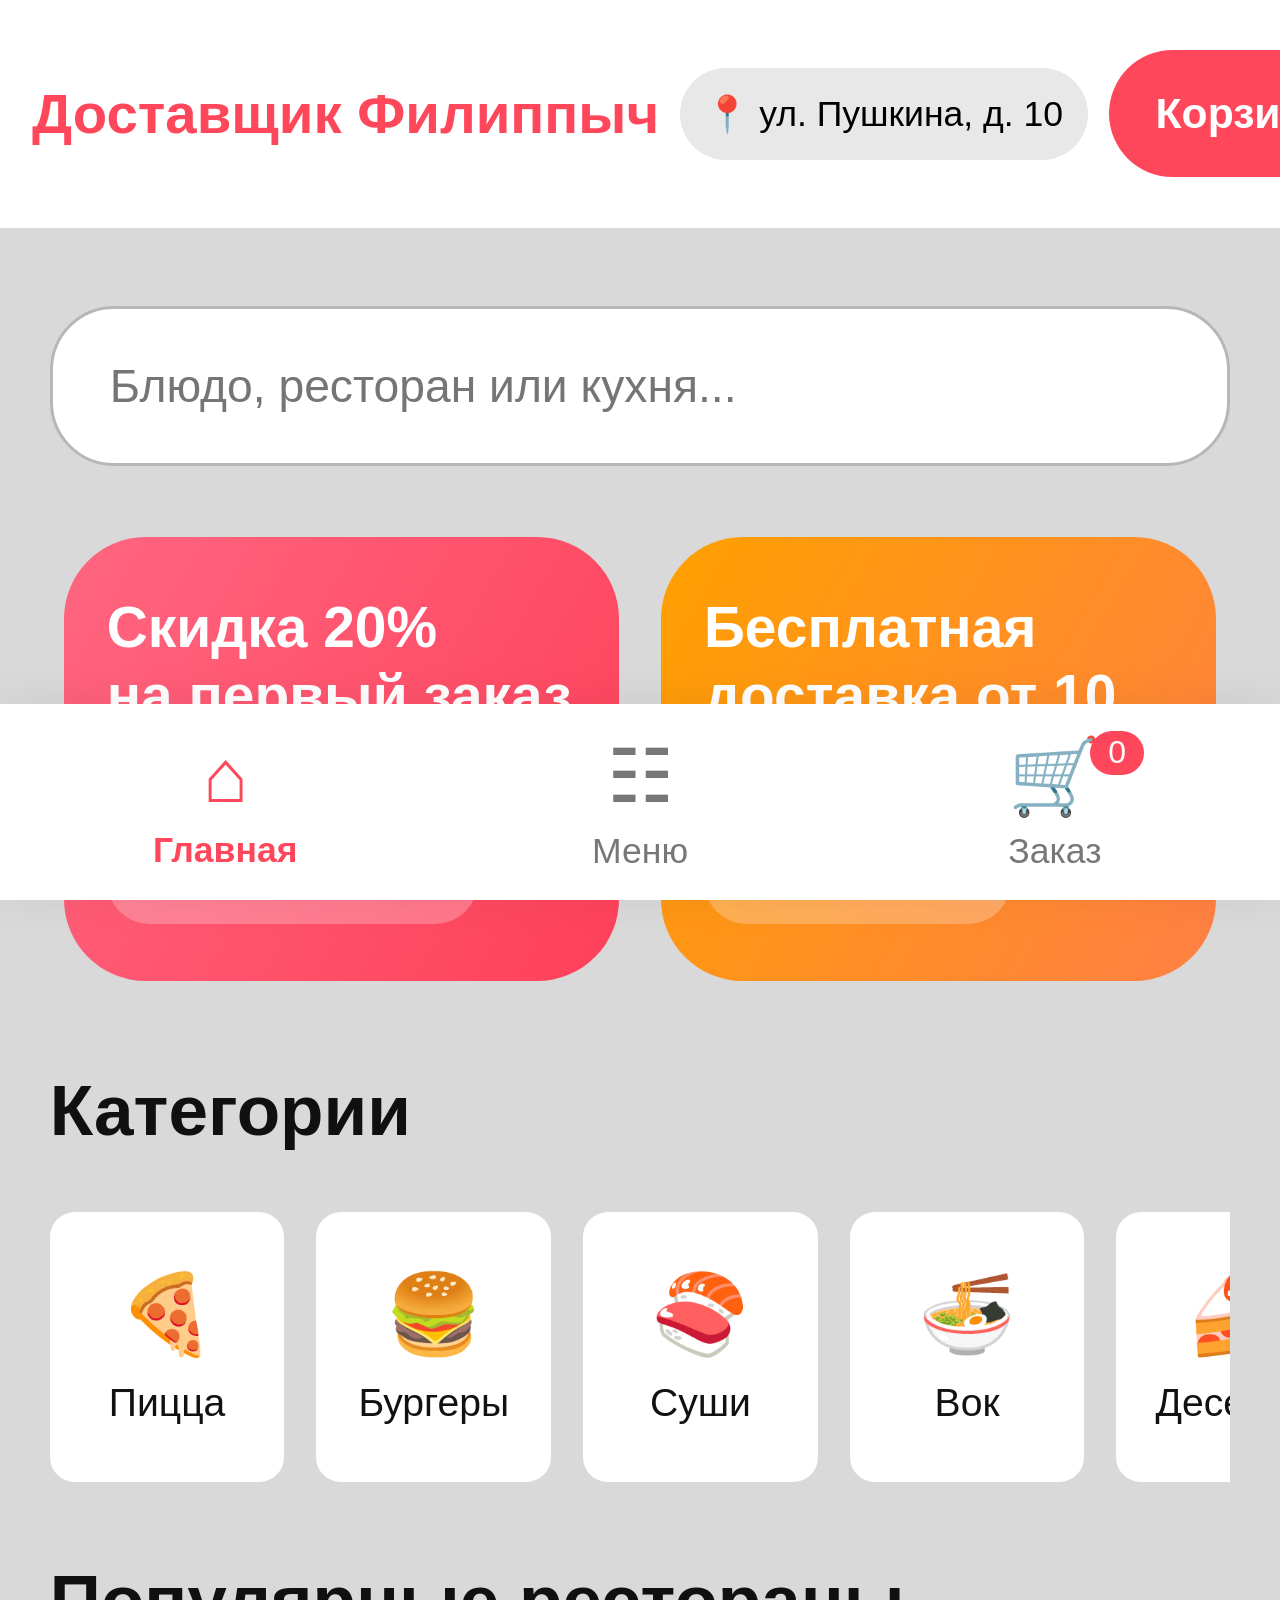
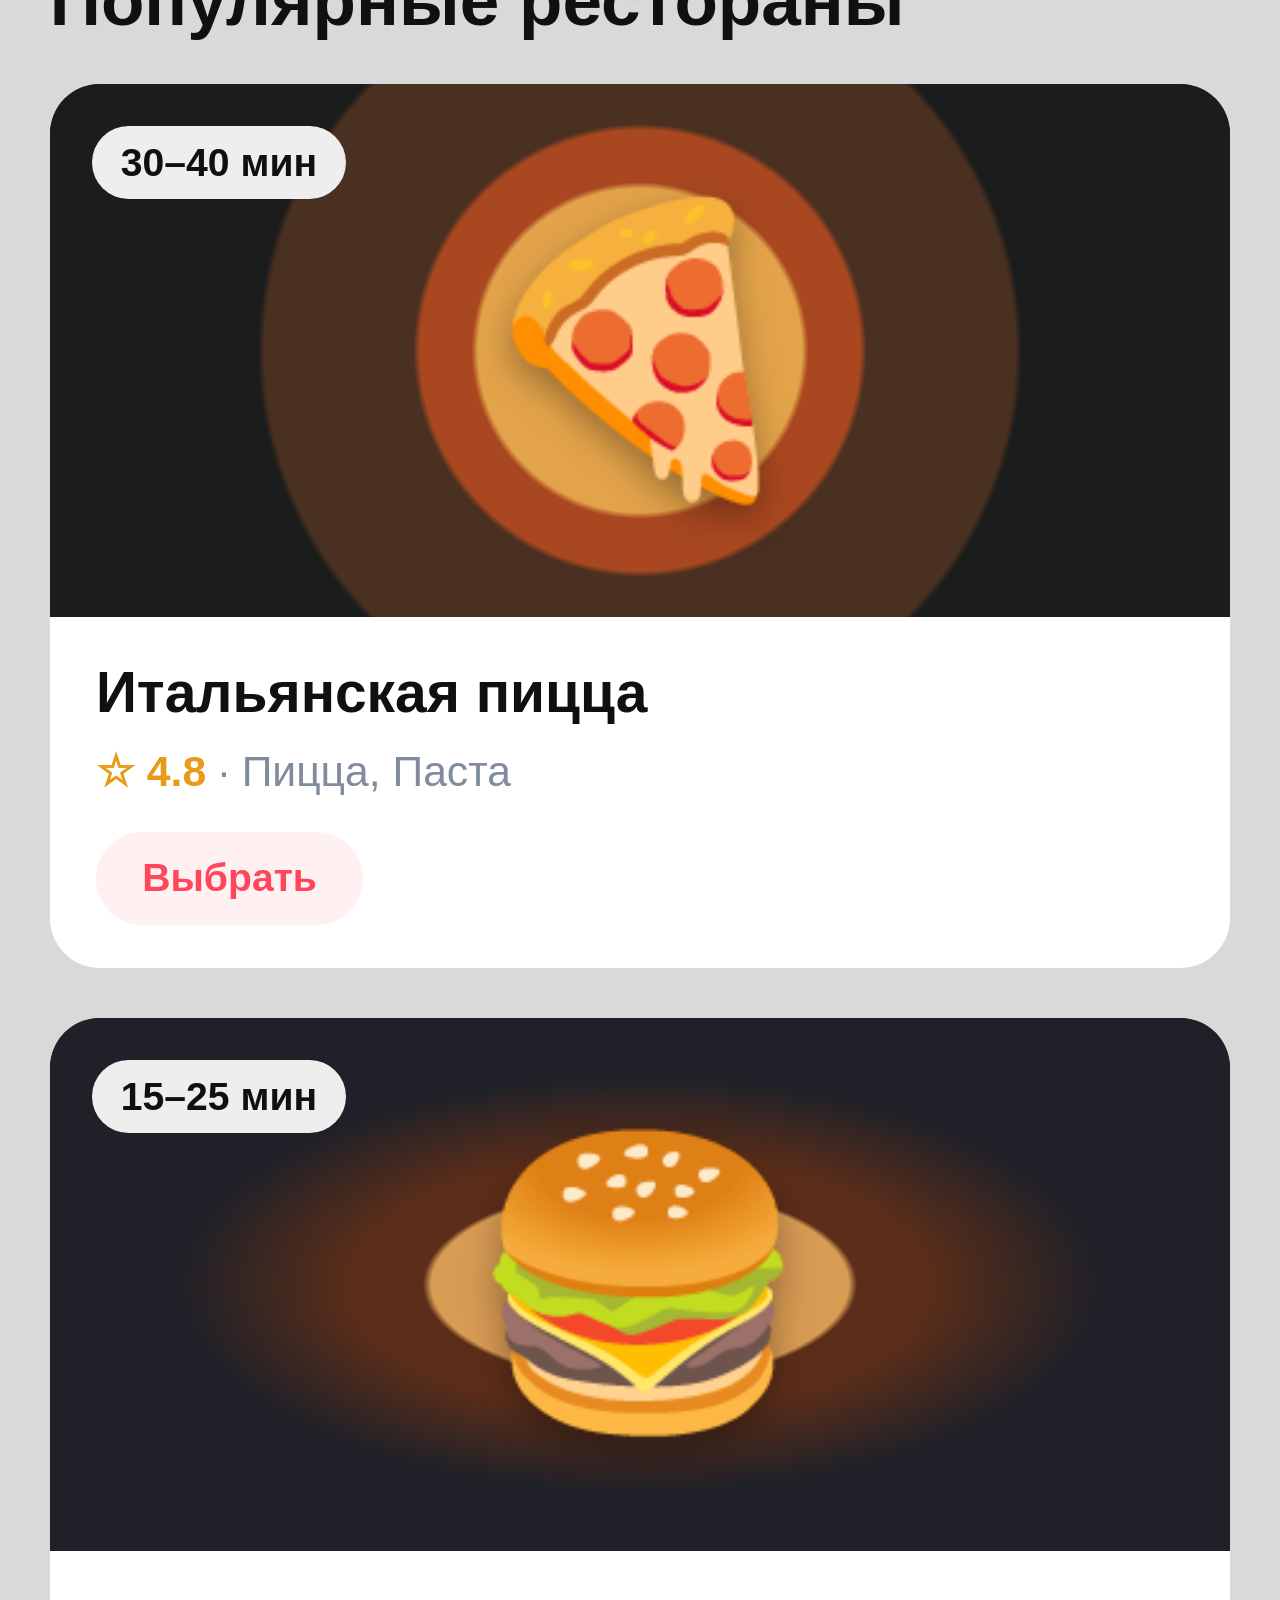
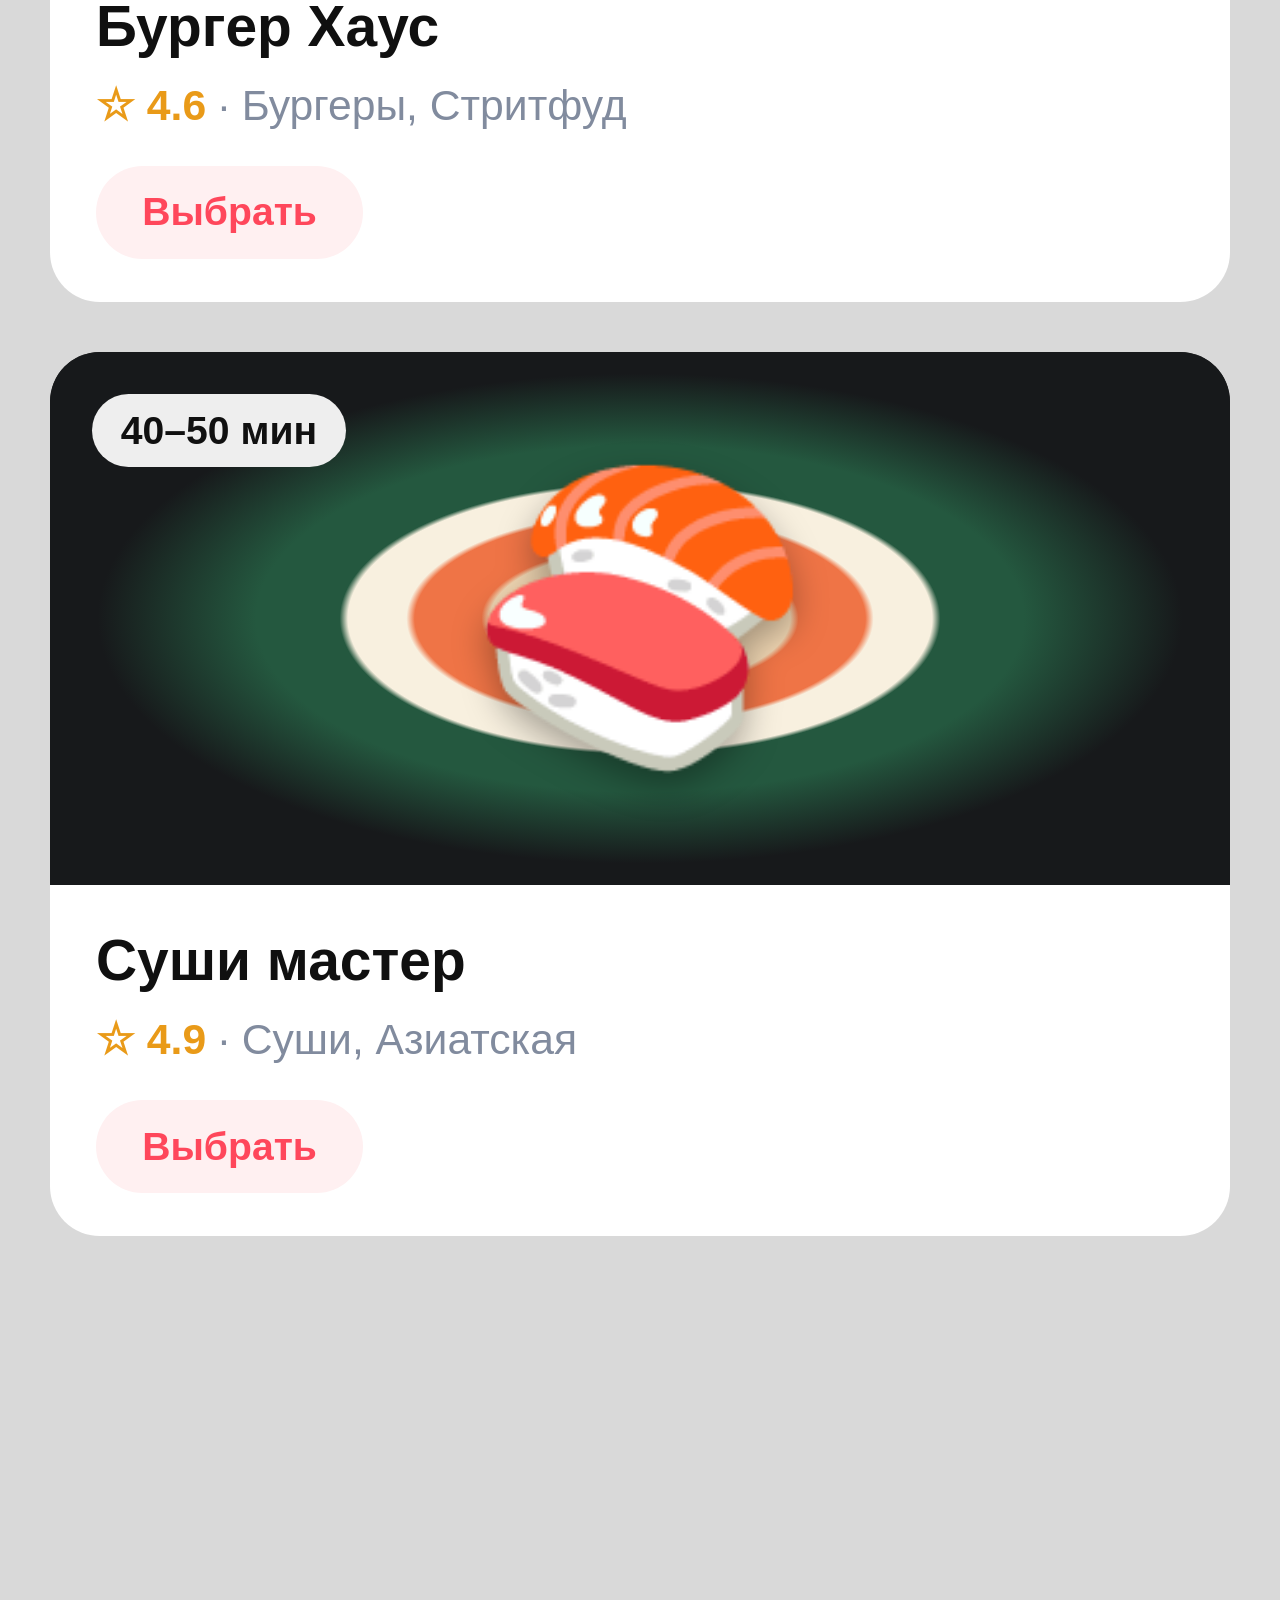
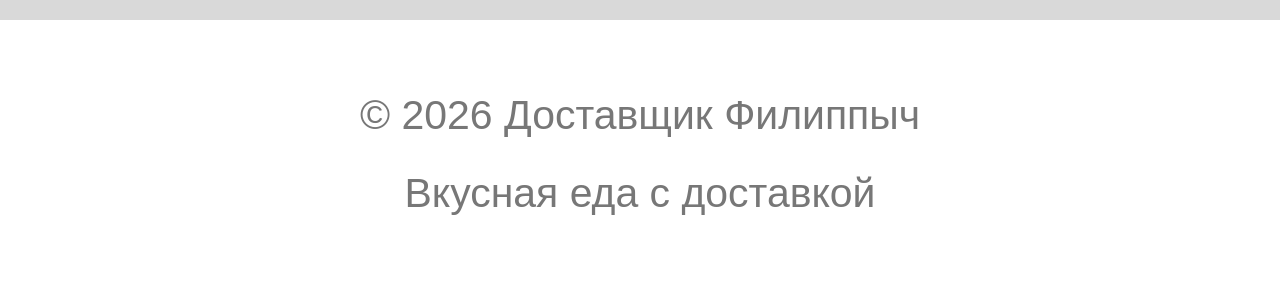
<file: index.html>
<!doctype html><html lang="ru"><head><meta charset="utf-8"><meta name="viewport" content="width=device-width,initial-scale=1"><title>Доставщик Филиппыч — Главная</title><link rel="stylesheet" href="css/style.css"></head><body><header class="topbar"><a class="brand" href="index.html">Доставщик Филиппыч</a><button class="address" id="address">📍 ул. Пушкина, д. 10</button><a class="cart-link" href="order.html">Корзина (<span class="cart-count">0</span>)</a></header><main class="home"><label class="search"><input id="search" placeholder="Блюдо, ресторан или кухня..."></label><div class="promos"><article class="promo pink"><h2>Скидка 20%<br>на первый заказ</h2><small>Промокод: FIRST20</small></article><article class="promo orange"><h2>Бесплатная<br>доставка от 10 BYN</h2><small>Автоматически</small></article></div><h2 class="section-title">Категории</h2><div class="categories"><a href="menu.html?cat=Пицца">🍕<small>Пицца</small></a><a href="menu.html?cat=Бургеры">🍔<small>Бургеры</small></a><a href="menu.html?cat=Суши">🍣<small>Суши</small></a><a href="menu.html?cat=Вок">🍜<small>Вок</small></a><a href="menu.html?cat=Десерты">🍰<small>Десерты</small></a></div><h2 class="section-title">Популярные рестораны</h2><div class="restaurants"><article class="restaurant" data-search="итальянская пицца паста"><div class="photo pizza"><span>30–40 мин</span><b>🍕</b></div><div class="details"><h3>Итальянская пицца</h3><p><strong>☆ 4.8</strong> · Пицца, Паста</p><a class="choose" href="menu.html?restaurant=Итальянская%20пицца">Выбрать</a></div></article><article class="restaurant" data-search="бургер хаус бургеры стритфуд"><div class="photo burger"><span>15–25 мин</span><b>🍔</b></div><div class="details"><h3>Бургер Хаус</h3><p><strong>☆ 4.6</strong> · Бургеры, Стритфуд</p><a class="choose" href="menu.html?restaurant=Бургер%20Хаус">Выбрать</a></div></article><article class="restaurant" data-search="суши мастер роллы азиатская"><div class="photo sushi"><span>40–50 мин</span><b>🍣</b></div><div class="details"><h3>Суши мастер</h3><p><strong>☆ 4.9</strong> · Суши, Азиатская</p><a class="choose" href="menu.html?restaurant=Суши%20мастер">Выбрать</a></div></article></div></main><nav class="bottom-nav"><a class="active" href="index.html"><span>⌂</span>Главная</a><a href="menu.html"><span>☷</span>Меню</a><a href="order.html"><span>🛒</span>Заказ <i class="cart-count">0</i></a></nav><script src="js/common.js"></script><script>document.querySelector('#search').addEventListener('input',e=>{const q=e.target.value.toLowerCase();document.querySelectorAll('.restaurant').forEach(r=>r.hidden=!r.dataset.search.includes(q))});</script><footer class="site-footer"><p>© 2026 Доставщик Филиппыч</p><p>Вкусная еда с доставкой</p></footer></body></html>
</file>
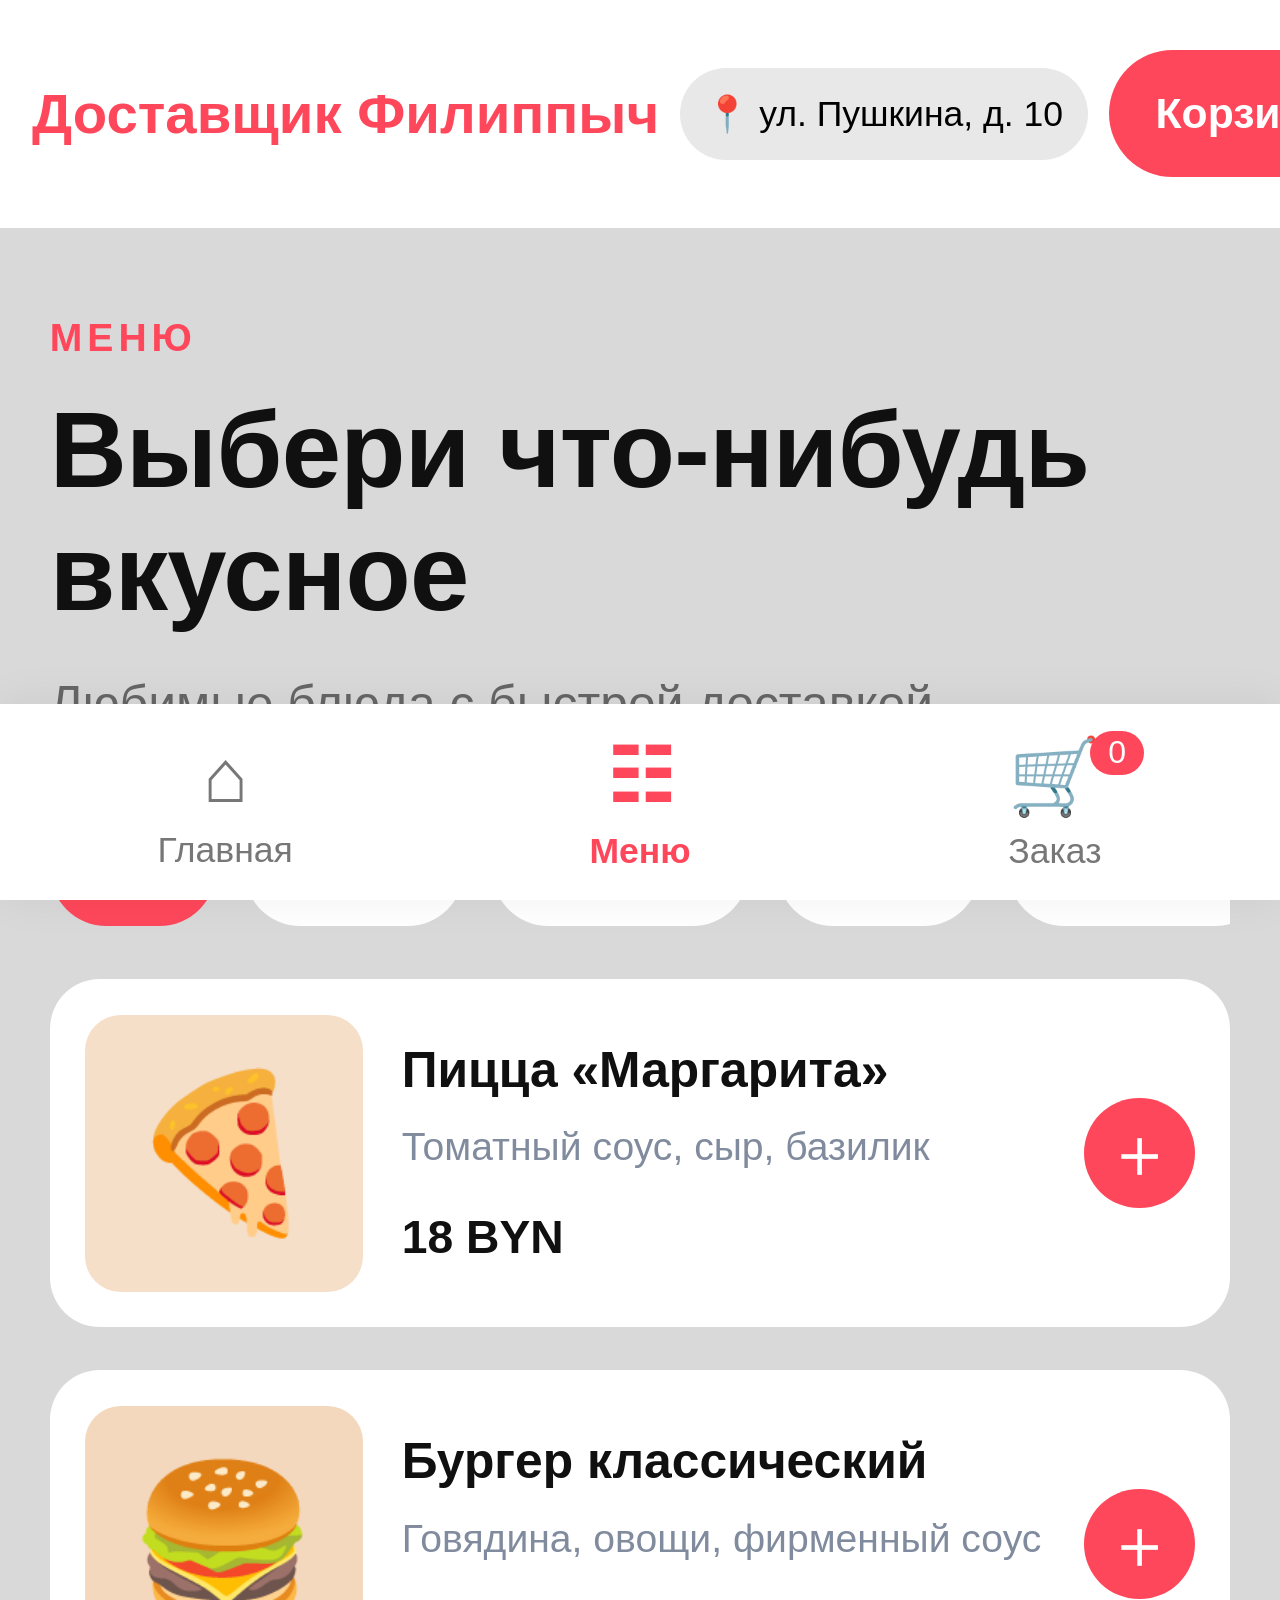
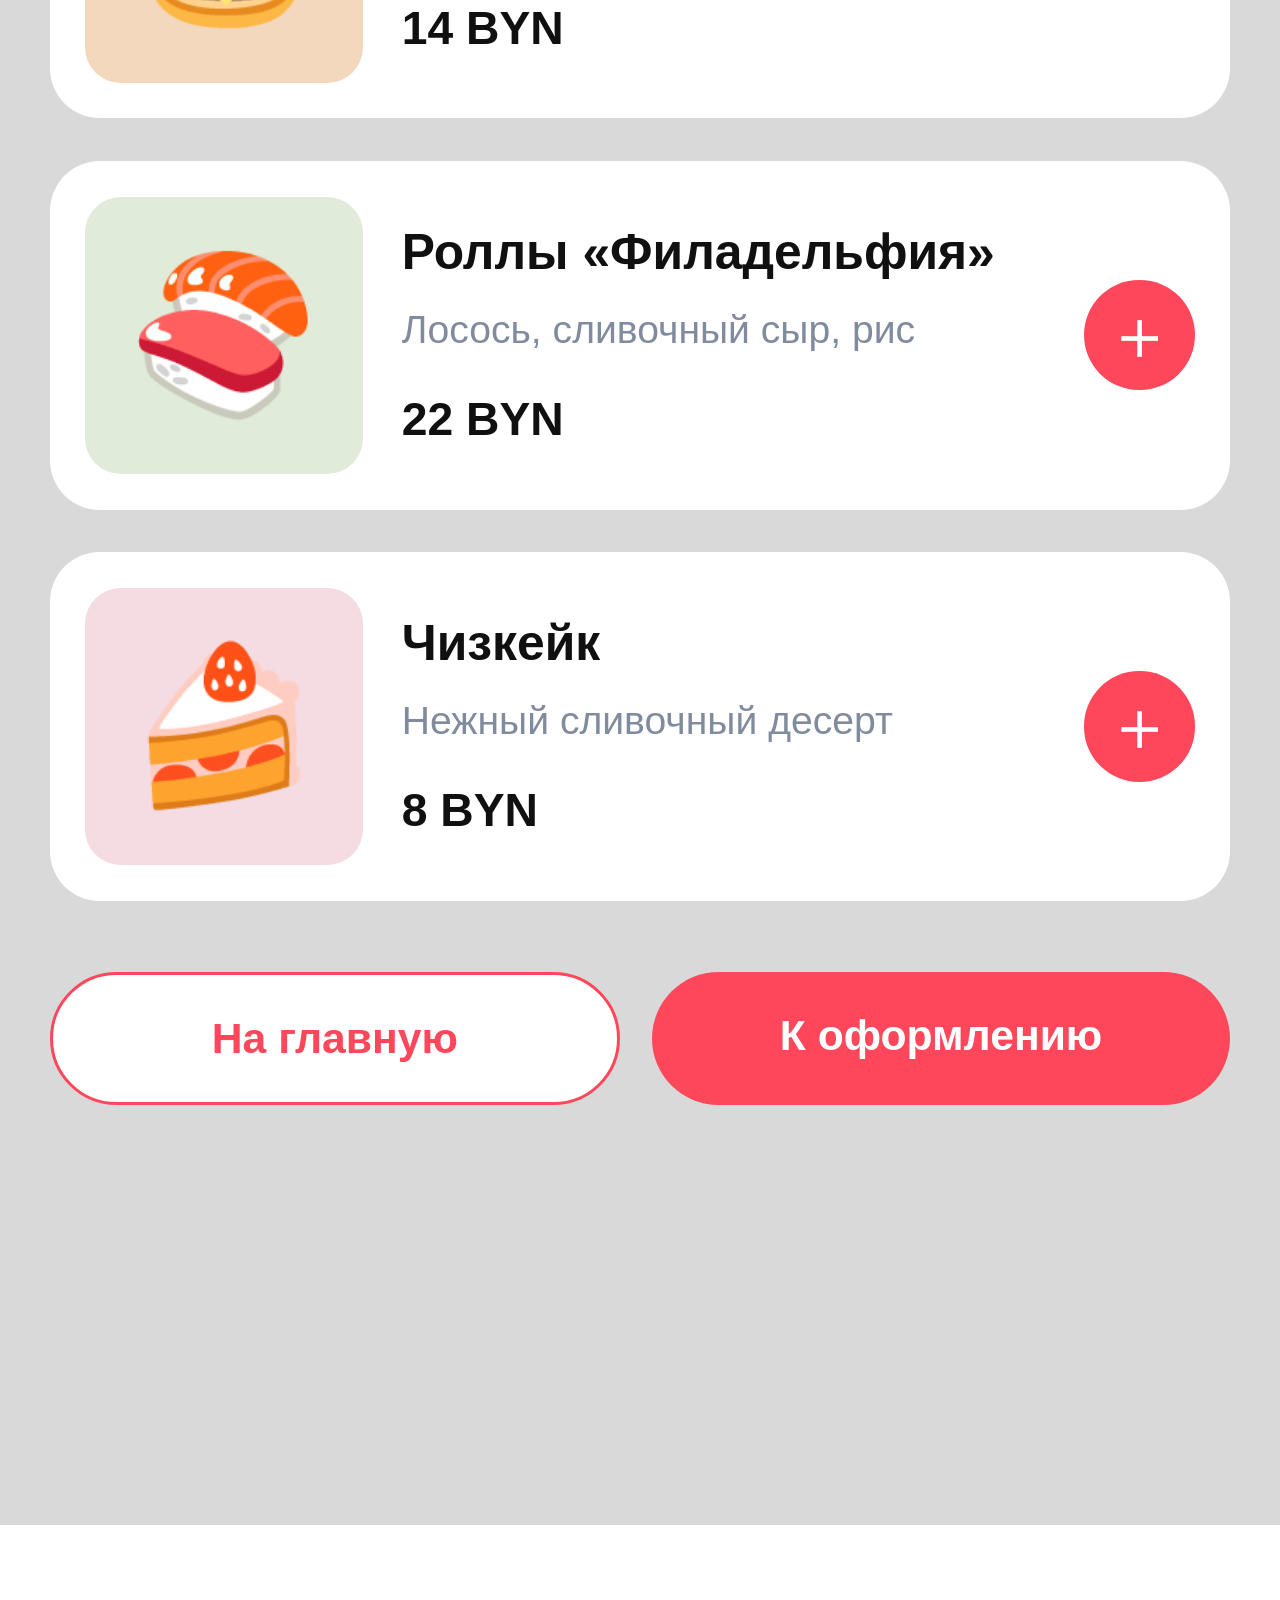
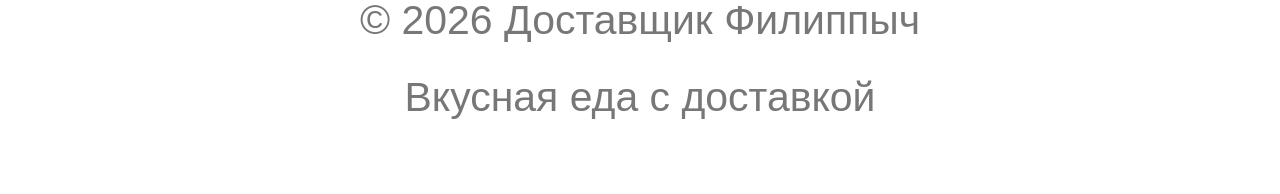
<file: menu.html>
<!doctype html><html lang="ru"><head><meta charset="utf-8"><meta name="viewport" content="width=device-width,initial-scale=1"><title>Доставщик Филиппыч — Меню</title><link rel="stylesheet" href="css/style.css"></head><body><header class="topbar"><a class="brand" href="index.html">Доставщик Филиппыч</a><button class="address" id="address">📍 ул. Пушкина, д. 10</button><a class="cart-link" href="order.html">Корзина (<span class="cart-count">0</span>)</a></header><main class="page"><p class="eyebrow">МЕНЮ</p><h1>Выбери что-нибудь вкусное</h1><p class="intro">Любимые блюда с быстрой доставкой.</p><div class="filters"><button class="selected" data-filter="Все">Все</button><button data-filter="Пицца">Пицца</button><button data-filter="Бургеры">Бургеры</button><button data-filter="Суши">Суши</button><button data-filter="Десерты">Десерты</button></div><div class="dishes"><article class="dish" data-type="Пицца"><div class="dish-icon">🍕</div><div class="dish-info"><h3>Пицца «Маргарита»</h3><p>Томатный соус, сыр, базилик</p><strong>18 BYN</strong></div><button class="add" data-name="Пицца «Маргарита»" data-price="18">＋</button></article><article class="dish" data-type="Бургеры"><div class="dish-icon burger-bg">🍔</div><div class="dish-info"><h3>Бургер классический</h3><p>Говядина, овощи, фирменный соус</p><strong>14 BYN</strong></div><button class="add" data-name="Бургер классический" data-price="14">＋</button></article><article class="dish" data-type="Суши"><div class="dish-icon sushi-bg">🍣</div><div class="dish-info"><h3>Роллы «Филадельфия»</h3><p>Лосось, сливочный сыр, рис</p><strong>22 BYN</strong></div><button class="add" data-name="Роллы «Филадельфия»" data-price="22">＋</button></article><article class="dish" data-type="Десерты"><div class="dish-icon dessert-bg">🍰</div><div class="dish-info"><h3>Чизкейк</h3><p>Нежный сливочный десерт</p><strong>8 BYN</strong></div><button class="add" data-name="Чизкейк" data-price="8">＋</button></article></div><div class="actions"><a class="secondary" href="index.html">На главную</a><a class="primary" href="order.html">К оформлению</a></div></main><nav class="bottom-nav"><a href="index.html"><span>⌂</span>Главная</a><a class="active" href="menu.html"><span>☷</span>Меню</a><a href="order.html"><span>🛒</span>Заказ <i class="cart-count">0</i></a></nav><script src="js/common.js"></script><script src="js/menu.js"></script><footer class="site-footer"><p>© 2026 Доставщик Филиппыч</p><p>Вкусная еда с доставкой</p></footer></body></html>
</file>
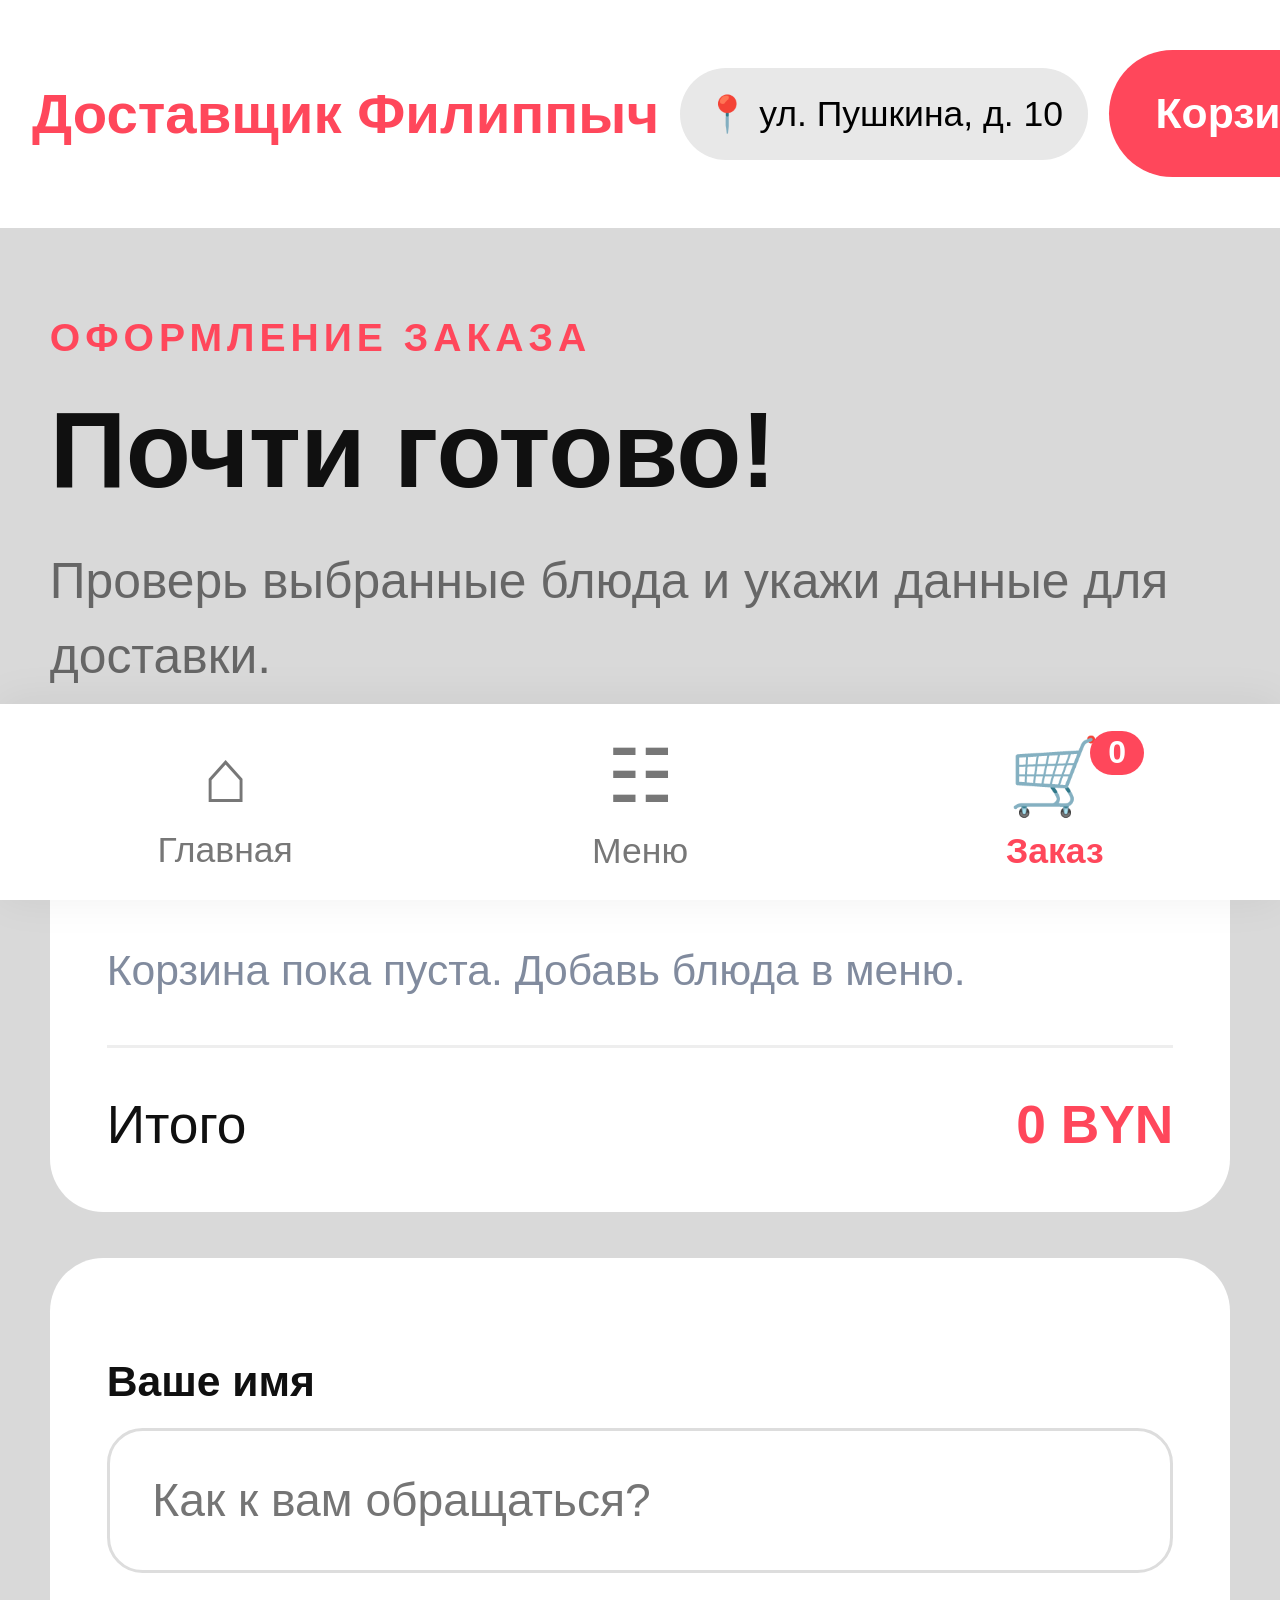
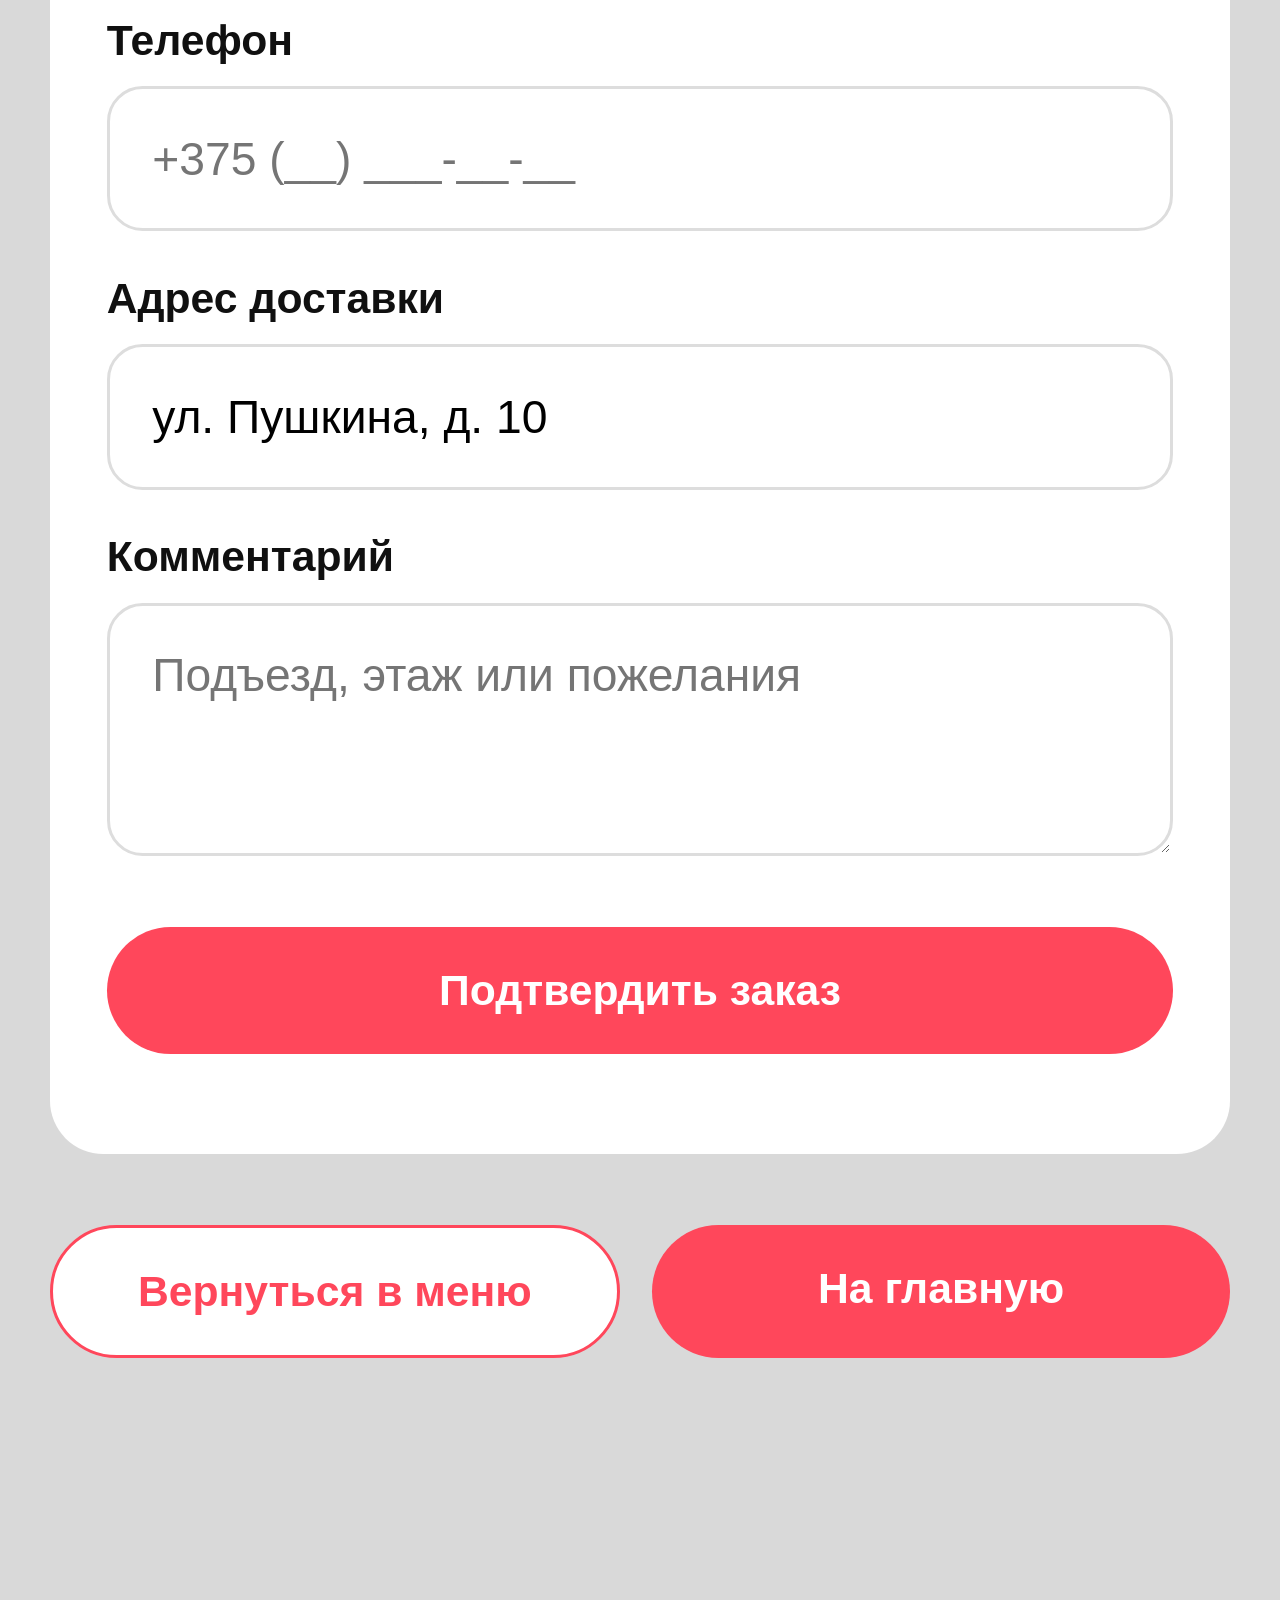
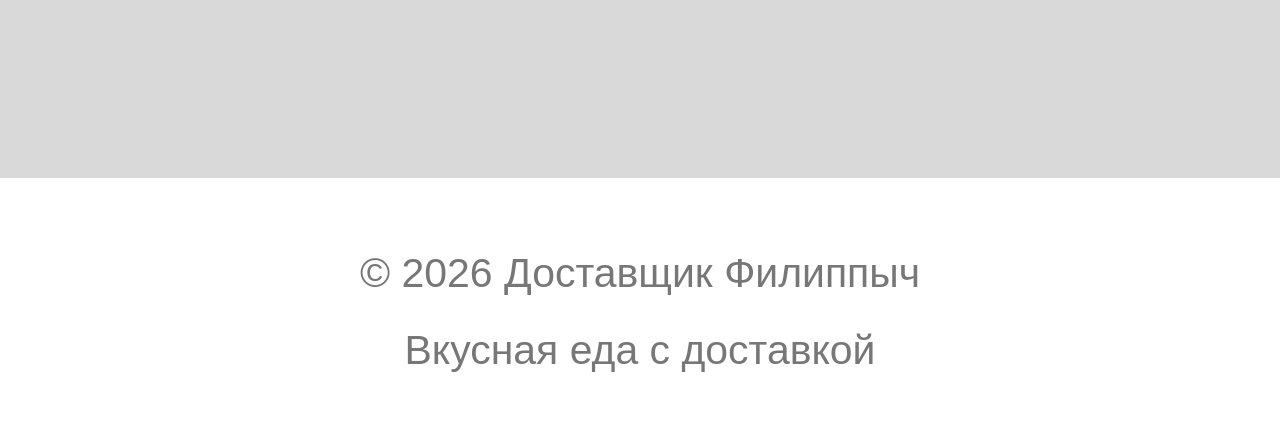
<file: order.html>
<!doctype html><html lang="ru"><head><meta charset="utf-8"><meta name="viewport" content="width=device-width,initial-scale=1"><title>Доставщик Филиппыч — Оформление заказа</title><link rel="stylesheet" href="css/style.css"></head><body><header class="topbar"><a class="brand" href="index.html">Доставщик Филиппыч</a><button class="address" id="address">📍 ул. Пушкина, д. 10</button><a class="cart-link" href="order.html">Корзина (<span class="cart-count">0</span>)</a></header><main class="page"><p class="eyebrow">ОФОРМЛЕНИЕ ЗАКАЗА</p><h1>Почти готово!</h1><p class="intro">Проверь выбранные блюда и укажи данные для доставки.</p><section class="summary"><h2>Ваш заказ</h2><div id="items"><p class="muted">Корзина пока пуста. Добавь блюда в меню.</p></div><div class="total"><span>Итого</span><strong id="total">0 BYN</strong></div></section><form id="checkout"><label>Ваше имя<input required id="name" placeholder="Как к вам обращаться?"></label><label>Телефон<input required type="tel" id="phone" placeholder="+375 (__) ___-__-__"></label><label>Адрес доставки<input required id="delivery" value="ул. Пушкина, д. 10"></label><label>Комментарий<textarea id="comment" rows="3" placeholder="Подъезд, этаж или пожелания"></textarea></label><button class="primary full" type="submit">Подтвердить заказ</button><p id="message" class="message"></p></form><div class="actions"><a class="secondary" href="menu.html">Вернуться в меню</a><a class="primary" href="index.html">На главную</a></div></main><nav class="bottom-nav"><a href="index.html"><span>⌂</span>Главная</a><a href="menu.html"><span>☷</span>Меню</a><a class="active" href="order.html"><span>🛒</span>Заказ <i class="cart-count">0</i></a></nav><script src="js/common.js"></script><script src="js/order.js"></script><footer class="site-footer"><p>© 2026 Доставщик Филиппыч</p><p>Вкусная еда с доставкой</p></footer></body></html>
</file>
<file: css/style.css>
*{box-sizing:border-box}body{margin:0;background:#d9d9d9;color:#101010;font:3.8889vw Arial,Helvetica,sans-serif}.topbar{height:17.7778vw;background:#fff;display:flex;align-items:center;justify-content:space-between;gap:1.6667vw;padding:0 2.5vw;position:sticky;top:0;z-index:5}.brand{color:#ff475b;font-size:clamp(4.1667vw,4.4vw,5.8333vw);font-weight:800;text-decoration:none;white-space:nowrap}.address{display:none;border:0;border-radius:5vw;padding:1.9444vw;background:#e8e8e8;font-size:2.7778vw;white-space:nowrap}.cart-link,.primary{border:0;background:#ff475b;color:#fff;border-radius:6.1111vw;padding:3.0556vw 3.6111vw;font-weight:700;font-size:3.3333vw;text-decoration:none;white-space:nowrap}.home,.page{max-width:150vw;margin:auto;padding:6.1111vw 3.8889vw 25vw}.search{display:block;margin:0 0 5.5556vw}.search input{width:100%;height:12.5vw;border:0.2778vw solid #b7b7b7;border-radius:5vw;background:#fff;padding:0 4.4444vw;font-size:3.6111vw;outline:0}.promos{display:flex;flex-direction:column;gap:3.3333vw;margin:0 1.1111vw 6.9444vw}.promo{border-radius:6.3889vw;min-height:31.1111vw;padding:5.2778vw;color:#fff;display:flex;flex-direction:column;align-items:flex-start;justify-content:space-between}.promo h2{font-size:5.2778vw;line-height:1.2;margin:0}.promo small{background:#ffffff40;border-radius:5.5556vw;padding:2.2222vw 3.8889vw;margin-top:2.7778vw;font-weight:bold;font-size:2.7778vw}.pink{background:linear-gradient(120deg,#ff6681,#ff4059)}.orange{background:linear-gradient(120deg,#ffa000,#ff8045)}.section-title{font-size:5.5556vw;margin:0 0 3.3333vw;font-weight:800}.categories{display:flex;gap:2.5vw;overflow-x:auto;padding:1.3889vw 0 6.1111vw}.categories a{flex:0 0 18.3333vw;height:21.1111vw;border-radius:1.9444vw;background:#fff;display:flex;flex-direction:column;align-items:center;justify-content:center;gap:1.6667vw;font-size:6.1111vw;text-decoration:none;color:#111}.categories small{font-size:3.0556vw}.restaurants{display:flex;flex-direction:column;gap:3.8889vw}.restaurant{background:#fff;border-radius:3.8889vw;overflow:hidden}.restaurant[hidden],.dish[hidden]{display:none}.photo{height:41.6667vw;position:relative;display:grid;place-items:center;overflow:hidden;background:#262626}.photo:before{content:"";position:absolute;inset:0;background:radial-gradient(circle,#c87d3b,#17191d)}.photo.pizza:before{background:radial-gradient(circle,#e3a34a 0 25%,#a94820 26% 34%,#493020 35% 58%,#1b1c1c 59%)}.photo.burger:before{background:radial-gradient(ellipse,#d89b53 0 25%,#5c2e19 26% 34%,#202128 55%)}.photo.sushi:before{background:radial-gradient(ellipse,#f1d7b3 0 18%,#ef7446 19% 27%,#f8f0df 28% 35%,#24583f 36% 46%,#17191b 65%)}.photo b{font-size:21.6667vw;z-index:1;filter:drop-shadow(0 1.1111vw 1.3889vw #0005)}.photo span{position:absolute;z-index:2;top:3.3333vw;left:3.3333vw;background:#eee;border-radius:4.1667vw;padding:1.1111vw 2.2222vw;font-size:3.0556vw;font-weight:bold}.details{padding:3.3333vw 3.6111vw}.details h3,.dish h3{font-size:4.4444vw;margin:0 0 1.6667vw}.details p{color:#818b9e;font-size:3.3333vw;margin:0}.details strong{color:#e99a18}.choose{display:inline-block;margin-top:2.7778vw;border-radius:5vw;background:#fff0f1;color:#ff475b;padding:1.9444vw 3.6111vw;font-size:3.0556vw;font-weight:bold;text-decoration:none}.eyebrow{color:#ff475b;font-size:3.0556vw;letter-spacing:0.3889vw;font-weight:bold;margin:0.8333vw 0 2.2222vw}.page h1{font-size:8.3333vw;letter-spacing:-.7px;margin:0 0 2.5vw}.intro{color:#666;line-height:1.5;margin:0 0 5.5556vw}.filters{display:flex;gap:2.2222vw;overflow-x:auto;margin-bottom:4.1667vw}.filters button{white-space:nowrap;border:0;border-radius:5vw;padding:2.5vw 3.6111vw;background:#fff;font-size:3.3333vw}.filters button.selected{background:#ff475b;color:#fff}.dishes{display:flex;flex-direction:column;gap:3.3333vw}.dish{display:flex;align-items:center;gap:3.0556vw;padding:2.7778vw;background:#fff;border-radius:3.8889vw}.dish-icon{flex:0 0 21.6667vw;height:21.6667vw;display:grid;place-items:center;background:#f5dfc8;border-radius:2.7778vw;font-size:11.9444vw}.burger-bg{background:#f4d8bd}.sushi-bg{background:#e0ebd9}.dessert-bg{background:#f4dce2}.dish-info{flex:1;min-width:0}.dish h3{font-size:3.8889vw}.dish p{font-size:3.0556vw;color:#818b9e;line-height:1.4;margin:0 0 2.5vw}.dish-info strong{font-size:3.6111vw}.add{flex:0 0 8.6111vw;width:8.6111vw;height:8.6111vw;border:0;border-radius:50%;background:#ff475b;color:#fff;font-size:5.5556vw}.actions{display:flex;gap:2.5vw;margin:5.5556vw 0 2.7778vw}.actions>*{flex:1;text-align:center}.secondary{border:0.2778vw solid #ff475b;border-radius:6.1111vw;color:#ff475b;background:#fff;padding:3.0556vw;font-weight:bold;text-decoration:none;font-size:3.3333vw}.full{width:100%;margin-top:4.4444vw}.summary,#checkout{background:#fff;border-radius:4.1667vw;padding:4.4444vw;margin-bottom:3.6111vw}.summary h2{font-size:5vw;margin:0 0 3.3333vw}.muted{color:#818b9e;font-size:3.3333vw;line-height:1.5}.line{display:flex;justify-content:space-between;gap:2.7778vw;padding:2.5vw 0;border-bottom:0.2778vw solid #eee;font-size:3.3333vw}.total{display:flex;justify-content:space-between;border-top:0.2778vw solid #eee;padding-top:3.6111vw;margin-top:3.3333vw;font-size:4.1667vw}.total strong{color:#ff475b}#checkout label{display:block;font-size:3.3333vw;font-weight:bold;margin:3.3333vw 0}#checkout input,#checkout textarea{display:block;width:100%;padding:3.3333vw;border:0.2778vw solid #ddd;border-radius:2.7778vw;margin-top:1.6667vw;font:3.6111vw Arial,sans-serif}#checkout .primary{margin-top:2.2222vw;cursor:pointer}.message{color:#405a40;font-size:3.3333vw;line-height:1.4}.bottom-nav{position:fixed;bottom:0;left:0;right:0;display:flex;background:#fff;justify-content:space-around;padding:2.2222vw 1.3889vw calc(2.2222vw + env(safe-area-inset-bottom));box-shadow:0 -2px 3.3333vw #00000010;z-index:10}.bottom-nav a{position:relative;flex:1;display:flex;flex-direction:column;align-items:center;gap:0.8333vw;color:#777;font-size:2.7778vw;text-decoration:none}.bottom-nav span{font-size:5.8333vw}.bottom-nav a.active{color:#ff475b;font-weight:bold}.bottom-nav i{position:absolute;top:-2px;margin-left:9.7222vw;background:#ff475b;color:#fff;border-radius:2.7778vw;padding:0.2778vw 1.3889vw;font-size:2.5vw;font-style:normal}@media(min-width:768px){.address{display:block}.promos{flex-direction:row}.promo{flex:1;min-width:0;padding:4.4444vw 3.3333vw;min-height:34.7222vw}.promo h2{font-size:4.4444vw}.promo small{padding:1.9444vw 2.5vw;font-size:2.5vw}}.site-footer {width: 100%;margin-top: 5%;padding: 4% 3%;background: #ffffff;color: #777777;text-align: center;font-size: 3.2vw;line-height: 1.6;}.site-footer p {margin: 1% 0;}
</file>
